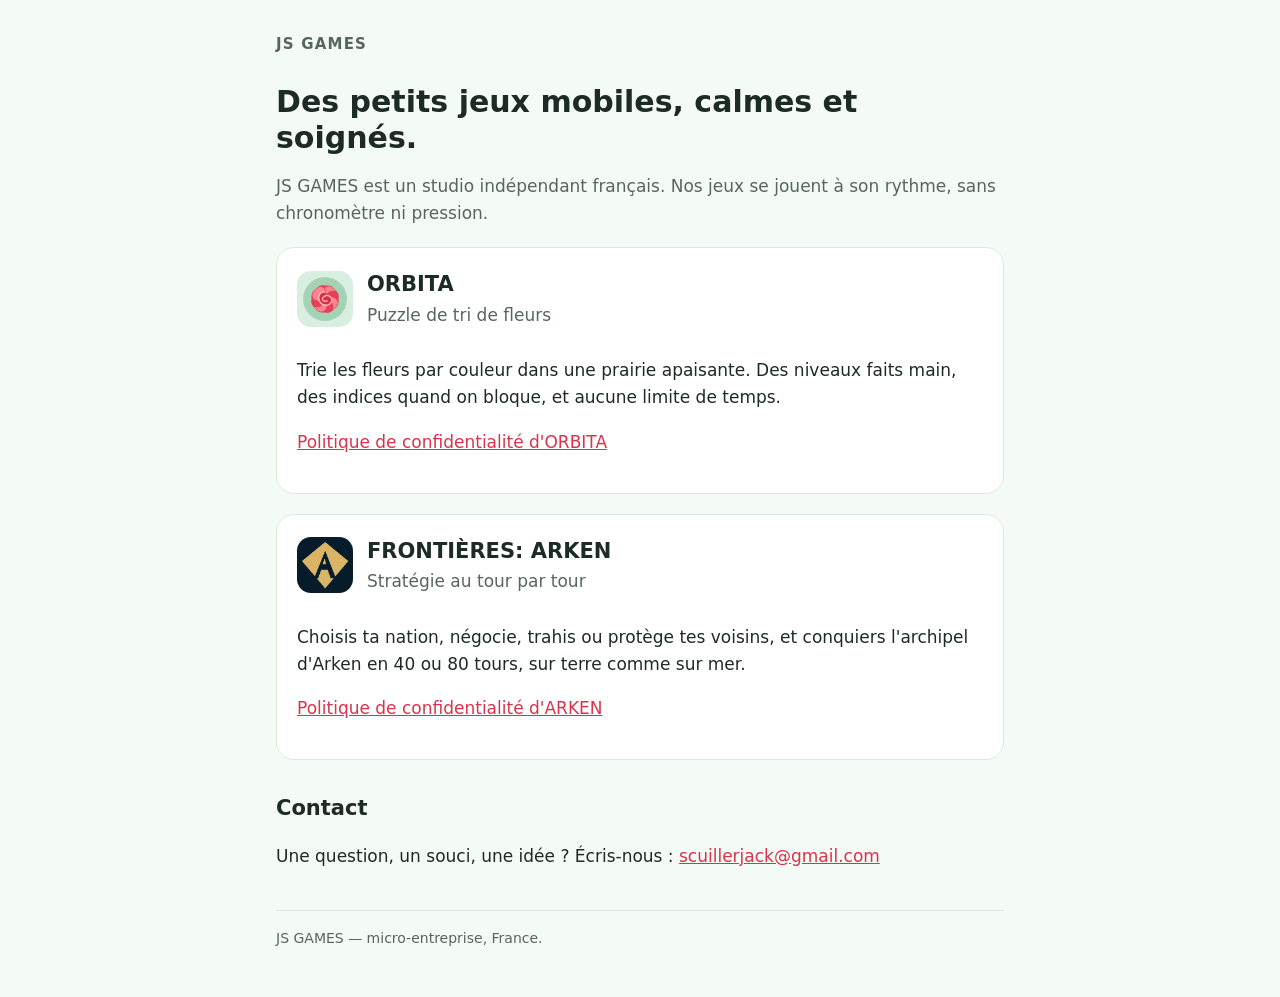
<file: index.html>
<!doctype html>
<html lang="fr">
<head>
<meta charset="utf-8">
<meta name="viewport" content="width=device-width,initial-scale=1">
<title>JS GAMES</title>
<meta name="description" content="JS GAMES, petit studio français de jeux mobiles. Éditeur d'ORBITA et de FRONTIÈRES: ARKEN.">
<link rel="icon" href="orbita-icon.png">
<link rel="stylesheet" href="style.css">
</head>
<body>
<main>
  <header><div class="brand">JS GAMES</div></header>
  <h1>Des petits jeux mobiles, calmes et soignés.</h1>
  <p class="muted">JS GAMES est un studio indépendant français. Nos jeux se jouent à son rythme, sans chronomètre ni pression.</p>

  <section class="card">
    <header><img src="orbita-icon.png" alt="Icône d'ORBITA"><div><h2 style="margin:0">ORBITA</h2><span class="muted">Puzzle de tri de fleurs</span></div></header>
    <p>Trie les fleurs par couleur dans une prairie apaisante. Des niveaux faits main, des indices quand on bloque, et aucune limite de temps.</p>
    <p><a href="politique-de-confidentialite.html">Politique de confidentialité d'ORBITA</a></p>
  </section>

  <section class="card">
    <header><img src="arken-icon.png" alt="Icône de FRONTIÈRES: ARKEN"><div><h2 style="margin:0">FRONTIÈRES: ARKEN</h2><span class="muted">Stratégie au tour par tour</span></div></header>
    <p>Choisis ta nation, négocie, trahis ou protège tes voisins, et conquiers l'archipel d'Arken en 40 ou 80 tours, sur terre comme sur mer.</p>
    <p><a href="politique-de-confidentialite-arken.html">Politique de confidentialité d'ARKEN</a></p>
  </section>

  <h2>Contact</h2>
  <p>Une question, un souci, une idée ? Écris-nous : <a href="mailto:scuillerjack@gmail.com">scuillerjack@gmail.com</a></p>

  <footer>JS GAMES — micro-entreprise, France.</footer>
</main>
</body>
</html>
</file>
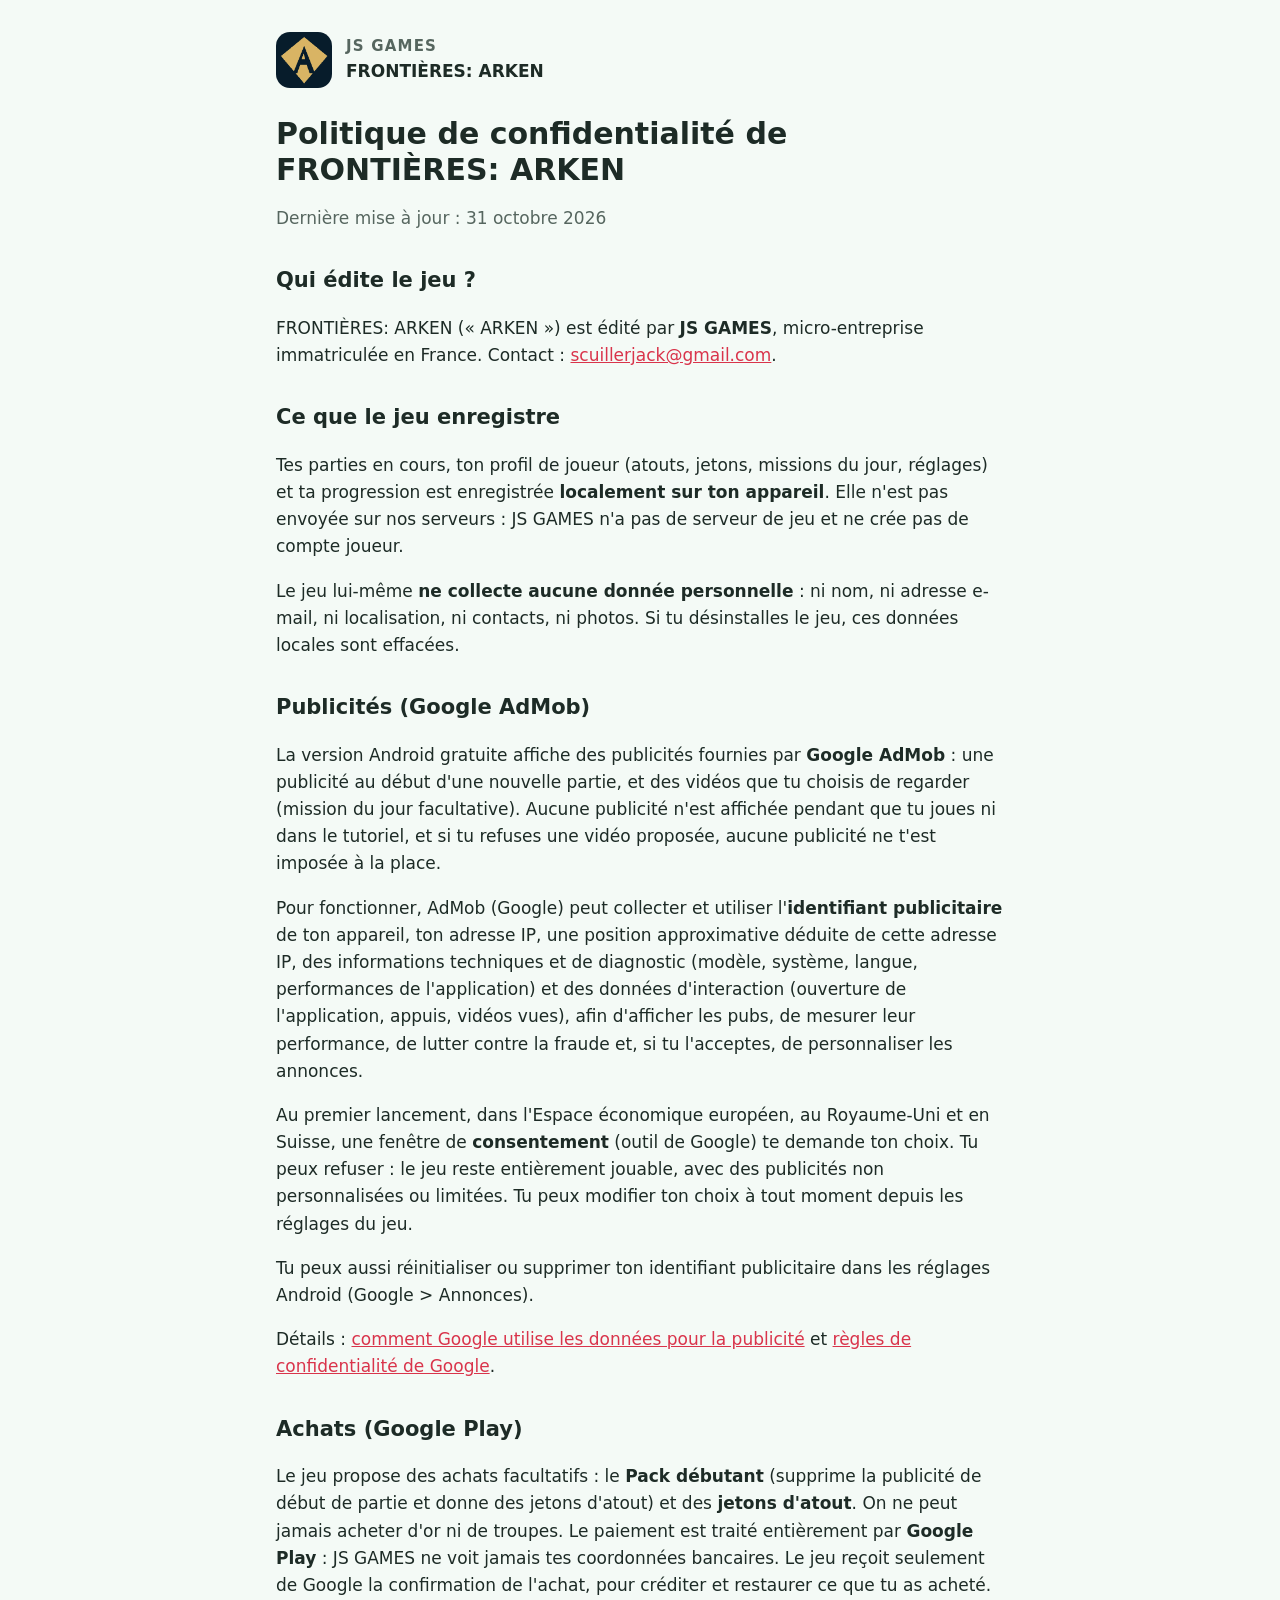
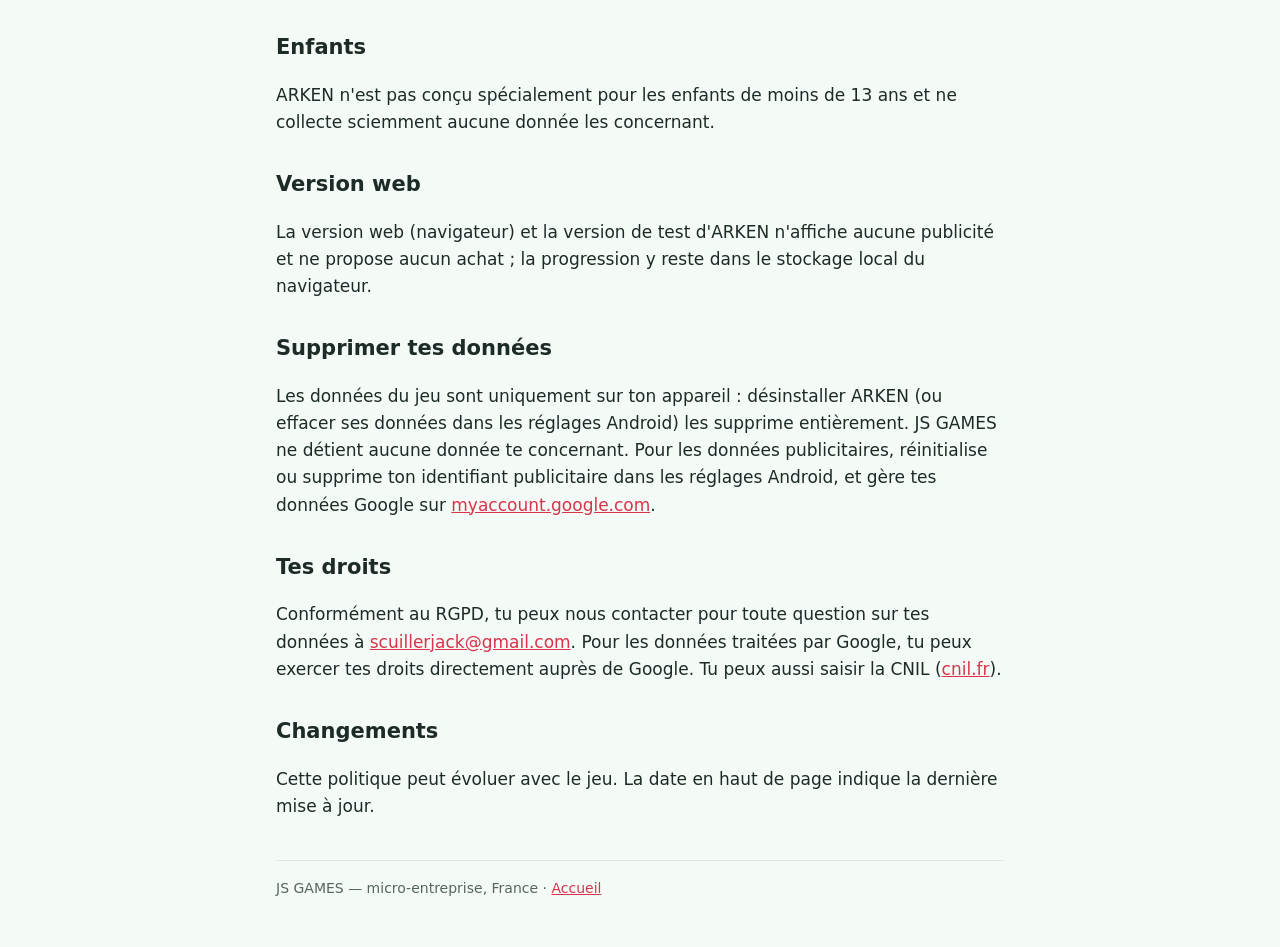
<file: politique-de-confidentialite-arken.html>
<!doctype html>
<html lang="fr">
<head>
<meta charset="utf-8">
<meta name="viewport" content="width=device-width,initial-scale=1">
<title>Confidentialité ARKEN</title>
<meta name="description" content="Politique de confidentialité du jeu FRONTIÈRES: ARKEN, édité par JS GAMES.">
<link rel="icon" href="arken-icon.png">
<link rel="stylesheet" href="style.css">
</head>
<body>
<main>
  <header><img src="arken-icon.png" alt=""><div><div class="brand">JS GAMES</div><strong>FRONTIÈRES: ARKEN</strong></div></header>
  <h1>Politique de confidentialité de FRONTIÈRES: ARKEN</h1>
  <p class="muted">Dernière mise à jour : 31 octobre 2026</p>

  <h2>Qui édite le jeu ?</h2>
  <p>FRONTIÈRES: ARKEN (« ARKEN ») est édité par <strong>JS GAMES</strong>, micro-entreprise immatriculée en France. Contact : <a href="mailto:scuillerjack@gmail.com">scuillerjack@gmail.com</a>.</p>

  <h2>Ce que le jeu enregistre</h2>
  <p>Tes parties en cours, ton profil de joueur (atouts, jetons, missions du jour, réglages) et ta progression est enregistrée <strong>localement sur ton appareil</strong>. Elle n'est pas envoyée sur nos serveurs : JS GAMES n'a pas de serveur de jeu et ne crée pas de compte joueur.</p>
  <p>Le jeu lui-même <strong>ne collecte aucune donnée personnelle</strong> : ni nom, ni adresse e-mail, ni localisation, ni contacts, ni photos. Si tu désinstalles le jeu, ces données locales sont effacées.</p>

  <h2>Publicités (Google AdMob)</h2>
  <p>La version Android gratuite affiche des publicités fournies par <strong>Google AdMob</strong> : une publicité au début d'une nouvelle partie, et des vidéos que tu choisis de regarder (mission du jour facultative). Aucune publicité n'est affichée pendant que tu joues ni dans le tutoriel, et si tu refuses une vidéo proposée, aucune publicité ne t'est imposée à la place.</p>
  <p>Pour fonctionner, AdMob (Google) peut collecter et utiliser l'<strong>identifiant publicitaire</strong> de ton appareil, ton adresse IP, une position approximative déduite de cette adresse IP, des informations techniques et de diagnostic (modèle, système, langue, performances de l'application) et des données d'interaction (ouverture de l'application, appuis, vidéos vues), afin d'afficher les pubs, de mesurer leur performance, de lutter contre la fraude et, si tu l'acceptes, de personnaliser les annonces.</p>
  <p>Au premier lancement, dans l'Espace économique européen, au Royaume-Uni et en Suisse, une fenêtre de <strong>consentement</strong> (outil de Google) te demande ton choix. Tu peux refuser : le jeu reste entièrement jouable, avec des publicités non personnalisées ou limitées. Tu peux modifier ton choix à tout moment depuis les réglages du jeu.</p>
  <p>Tu peux aussi réinitialiser ou supprimer ton identifiant publicitaire dans les réglages Android (Google &gt; Annonces).</p>
  <p>Détails : <a href="https://policies.google.com/technologies/ads?hl=fr" rel="noopener">comment Google utilise les données pour la publicité</a> et <a href="https://policies.google.com/privacy?hl=fr" rel="noopener">règles de confidentialité de Google</a>.</p>

  <h2>Achats (Google Play)</h2>
  <p>Le jeu propose des achats facultatifs : le <strong>Pack débutant</strong> (supprime la publicité de début de partie et donne des jetons d'atout) et des <strong>jetons d'atout</strong>. On ne peut jamais acheter d'or ni de troupes. Le paiement est traité entièrement par <strong>Google Play</strong> : JS GAMES ne voit jamais tes coordonnées bancaires. Le jeu reçoit seulement de Google la confirmation de l'achat, pour créditer et restaurer ce que tu as acheté.</p>

  <h2>Enfants</h2>
  <p>ARKEN n'est pas conçu spécialement pour les enfants de moins de 13 ans et ne collecte sciemment aucune donnée les concernant.</p>

  <h2>Version web</h2>
  <p>La version web (navigateur) et la version de test d'ARKEN n'affiche aucune publicité et ne propose aucun achat ; la progression y reste dans le stockage local du navigateur.</p>

  <h2>Supprimer tes données</h2>
<p>Les données du jeu sont uniquement sur ton appareil : désinstaller ARKEN (ou effacer ses données dans les réglages Android) les supprime entièrement. JS GAMES ne détient aucune donnée te concernant. Pour les données publicitaires, réinitialise ou supprime ton identifiant publicitaire dans les réglages Android, et gère tes données Google sur <a href="https://myaccount.google.com/data-and-privacy">myaccount.google.com</a>.</p>
<h2>Tes droits</h2>
  <p>Conformément au RGPD, tu peux nous contacter pour toute question sur tes données à <a href="mailto:scuillerjack@gmail.com">scuillerjack@gmail.com</a>. Pour les données traitées par Google, tu peux exercer tes droits directement auprès de Google. Tu peux aussi saisir la CNIL (<a href="https://www.cnil.fr" rel="noopener">cnil.fr</a>).</p>

  <h2>Changements</h2>
  <p>Cette politique peut évoluer avec le jeu. La date en haut de page indique la dernière mise à jour.</p>

  <footer>JS GAMES — micro-entreprise, France · <a href="index.html">Accueil</a></footer>
</main>
</body>
</html>
</file>
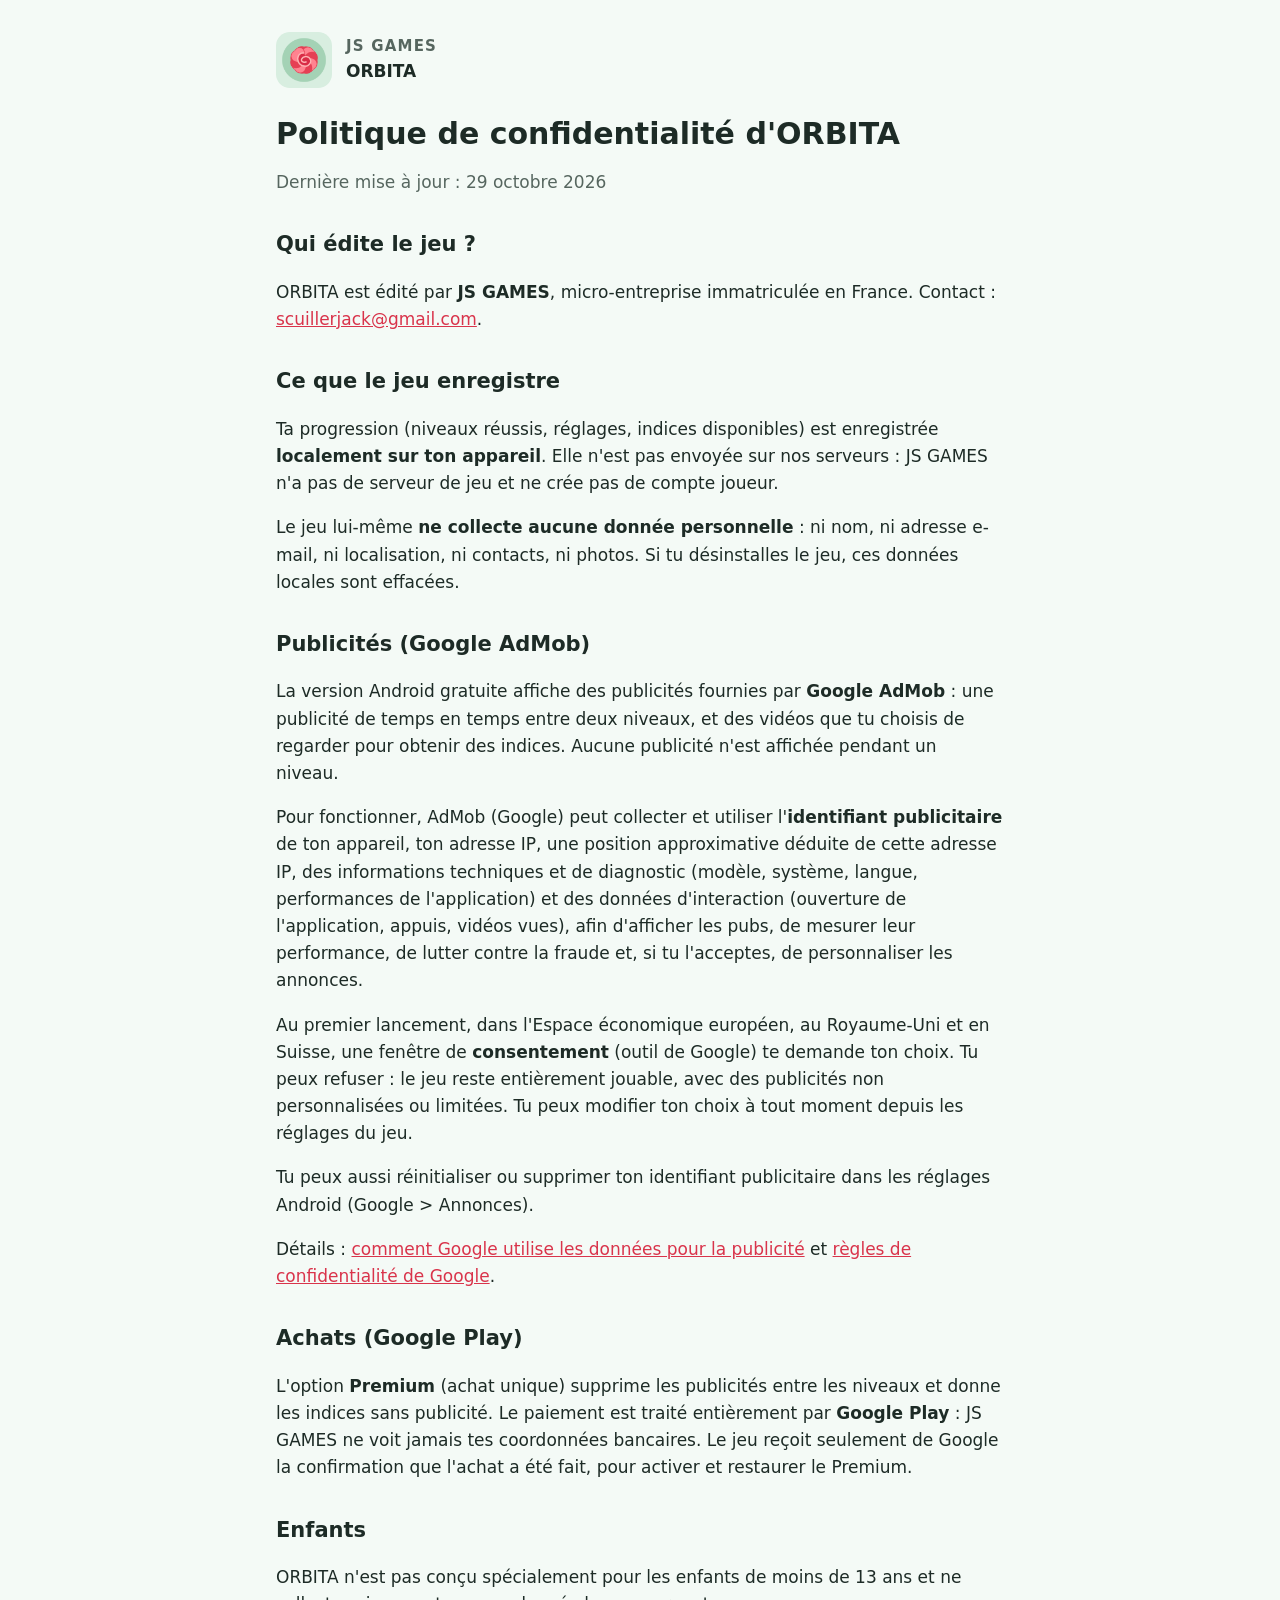
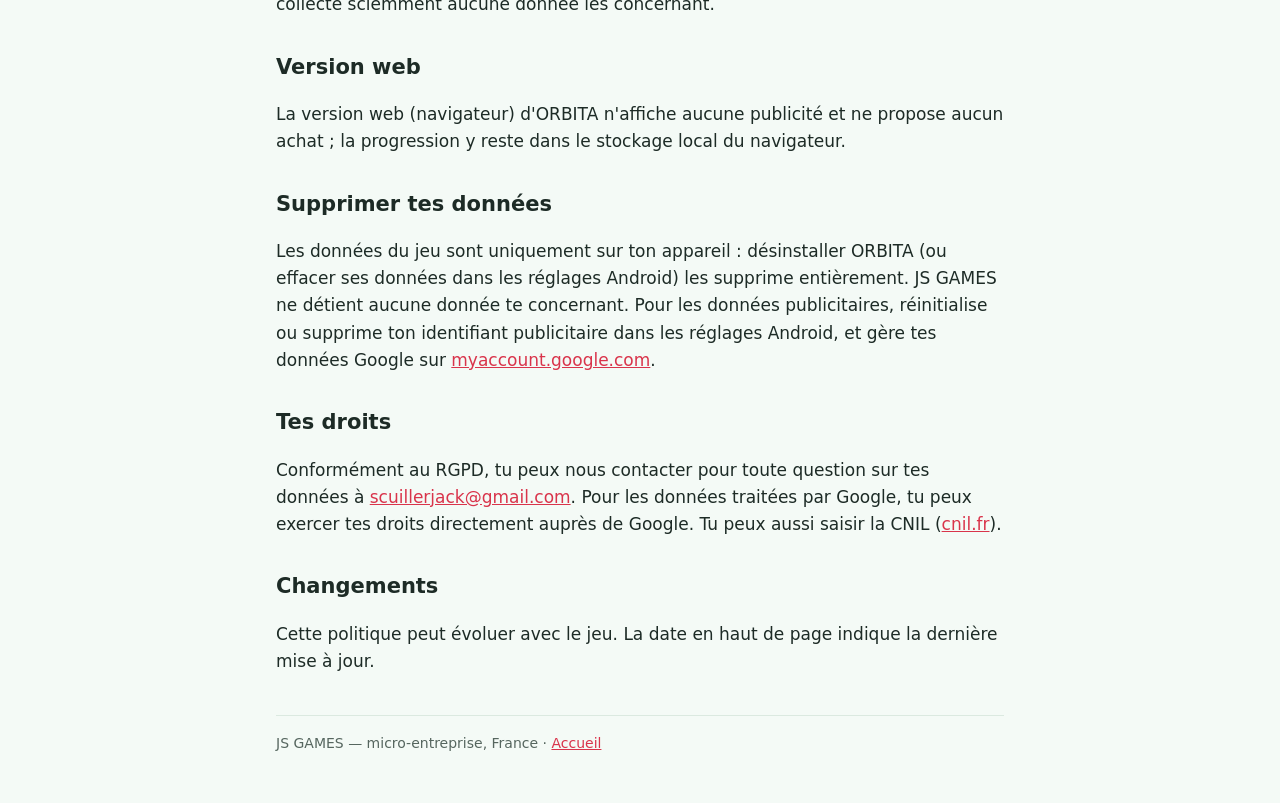
<file: politique-de-confidentialite.html>
<!doctype html>
<html lang="fr">
<head>
<meta charset="utf-8">
<meta name="viewport" content="width=device-width,initial-scale=1">
<title>Confidentialité ORBITA</title>
<meta name="description" content="Politique de confidentialité du jeu ORBITA, édité par JS GAMES.">
<link rel="icon" href="orbita-icon.png">
<link rel="stylesheet" href="style.css">
</head>
<body>
<main>
  <header><img src="orbita-icon.png" alt=""><div><div class="brand">JS GAMES</div><strong>ORBITA</strong></div></header>
  <h1>Politique de confidentialité d'ORBITA</h1>
  <p class="muted">Dernière mise à jour : 29 octobre 2026</p>

  <h2>Qui édite le jeu ?</h2>
  <p>ORBITA est édité par <strong>JS GAMES</strong>, micro-entreprise immatriculée en France. Contact : <a href="mailto:scuillerjack@gmail.com">scuillerjack@gmail.com</a>.</p>

  <h2>Ce que le jeu enregistre</h2>
  <p>Ta progression (niveaux réussis, réglages, indices disponibles) est enregistrée <strong>localement sur ton appareil</strong>. Elle n'est pas envoyée sur nos serveurs : JS GAMES n'a pas de serveur de jeu et ne crée pas de compte joueur.</p>
  <p>Le jeu lui-même <strong>ne collecte aucune donnée personnelle</strong> : ni nom, ni adresse e-mail, ni localisation, ni contacts, ni photos. Si tu désinstalles le jeu, ces données locales sont effacées.</p>

  <h2>Publicités (Google AdMob)</h2>
  <p>La version Android gratuite affiche des publicités fournies par <strong>Google AdMob</strong> : une publicité de temps en temps entre deux niveaux, et des vidéos que tu choisis de regarder pour obtenir des indices. Aucune publicité n'est affichée pendant un niveau.</p>
  <p>Pour fonctionner, AdMob (Google) peut collecter et utiliser l'<strong>identifiant publicitaire</strong> de ton appareil, ton adresse IP, une position approximative déduite de cette adresse IP, des informations techniques et de diagnostic (modèle, système, langue, performances de l'application) et des données d'interaction (ouverture de l'application, appuis, vidéos vues), afin d'afficher les pubs, de mesurer leur performance, de lutter contre la fraude et, si tu l'acceptes, de personnaliser les annonces.</p>
  <p>Au premier lancement, dans l'Espace économique européen, au Royaume-Uni et en Suisse, une fenêtre de <strong>consentement</strong> (outil de Google) te demande ton choix. Tu peux refuser : le jeu reste entièrement jouable, avec des publicités non personnalisées ou limitées. Tu peux modifier ton choix à tout moment depuis les réglages du jeu.</p>
  <p>Tu peux aussi réinitialiser ou supprimer ton identifiant publicitaire dans les réglages Android (Google &gt; Annonces).</p>
  <p>Détails : <a href="https://policies.google.com/technologies/ads?hl=fr" rel="noopener">comment Google utilise les données pour la publicité</a> et <a href="https://policies.google.com/privacy?hl=fr" rel="noopener">règles de confidentialité de Google</a>.</p>

  <h2>Achats (Google Play)</h2>
  <p>L'option <strong>Premium</strong> (achat unique) supprime les publicités entre les niveaux et donne les indices sans publicité. Le paiement est traité entièrement par <strong>Google Play</strong> : JS GAMES ne voit jamais tes coordonnées bancaires. Le jeu reçoit seulement de Google la confirmation que l'achat a été fait, pour activer et restaurer le Premium.</p>

  <h2>Enfants</h2>
  <p>ORBITA n'est pas conçu spécialement pour les enfants de moins de 13 ans et ne collecte sciemment aucune donnée les concernant.</p>

  <h2>Version web</h2>
  <p>La version web (navigateur) d'ORBITA n'affiche aucune publicité et ne propose aucun achat ; la progression y reste dans le stockage local du navigateur.</p>

  <h2>Supprimer tes données</h2>
<p>Les données du jeu sont uniquement sur ton appareil : désinstaller ORBITA (ou effacer ses données dans les réglages Android) les supprime entièrement. JS GAMES ne détient aucune donnée te concernant. Pour les données publicitaires, réinitialise ou supprime ton identifiant publicitaire dans les réglages Android, et gère tes données Google sur <a href="https://myaccount.google.com/data-and-privacy">myaccount.google.com</a>.</p>
<h2>Tes droits</h2>
  <p>Conformément au RGPD, tu peux nous contacter pour toute question sur tes données à <a href="mailto:scuillerjack@gmail.com">scuillerjack@gmail.com</a>. Pour les données traitées par Google, tu peux exercer tes droits directement auprès de Google. Tu peux aussi saisir la CNIL (<a href="https://www.cnil.fr" rel="noopener">cnil.fr</a>).</p>

  <h2>Changements</h2>
  <p>Cette politique peut évoluer avec le jeu. La date en haut de page indique la dernière mise à jour.</p>

  <footer>JS GAMES — micro-entreprise, France · <a href="index.html">Accueil</a></footer>
</main>
</body>
</html>
</file>
<file: style.css>
:root{--bg:#f4faf6;--card:#ffffff;--text:#1d2b26;--muted:#56665f;--accent:#d9344b;--soft:#a5d3b8;--line:#dbe9e0}
@media (prefers-color-scheme:dark){:root{--bg:#101a28;--card:#172435;--text:#edf5ff;--muted:#a9b8c8;--accent:#ff7d8f;--soft:#2f5a48;--line:#26384d}}
*{box-sizing:border-box}
body{margin:0;background:var(--bg);color:var(--text);font:17px/1.6 system-ui,-apple-system,"Segoe UI",Roboto,sans-serif}
main{max-width:760px;margin:0 auto;padding:32px 16px 48px}
header{display:flex;align-items:center;gap:14px;margin-bottom:28px}
header img{width:56px;height:56px;border-radius:14px}
.brand{font-weight:800;letter-spacing:.08em;font-size:15px;color:var(--muted)}
h1{font-size:30px;line-height:1.2;margin:0 0 12px}
h2{font-size:21px;margin:32px 0 8px}
p,li{color:var(--text)}
.muted{color:var(--muted)}
.card{background:var(--card);border:1px solid var(--line);border-radius:18px;padding:20px;margin:20px 0}
a{color:var(--accent)}
footer{margin-top:40px;padding-top:16px;border-top:1px solid var(--line);font-size:14px;color:var(--muted)}
</file>
